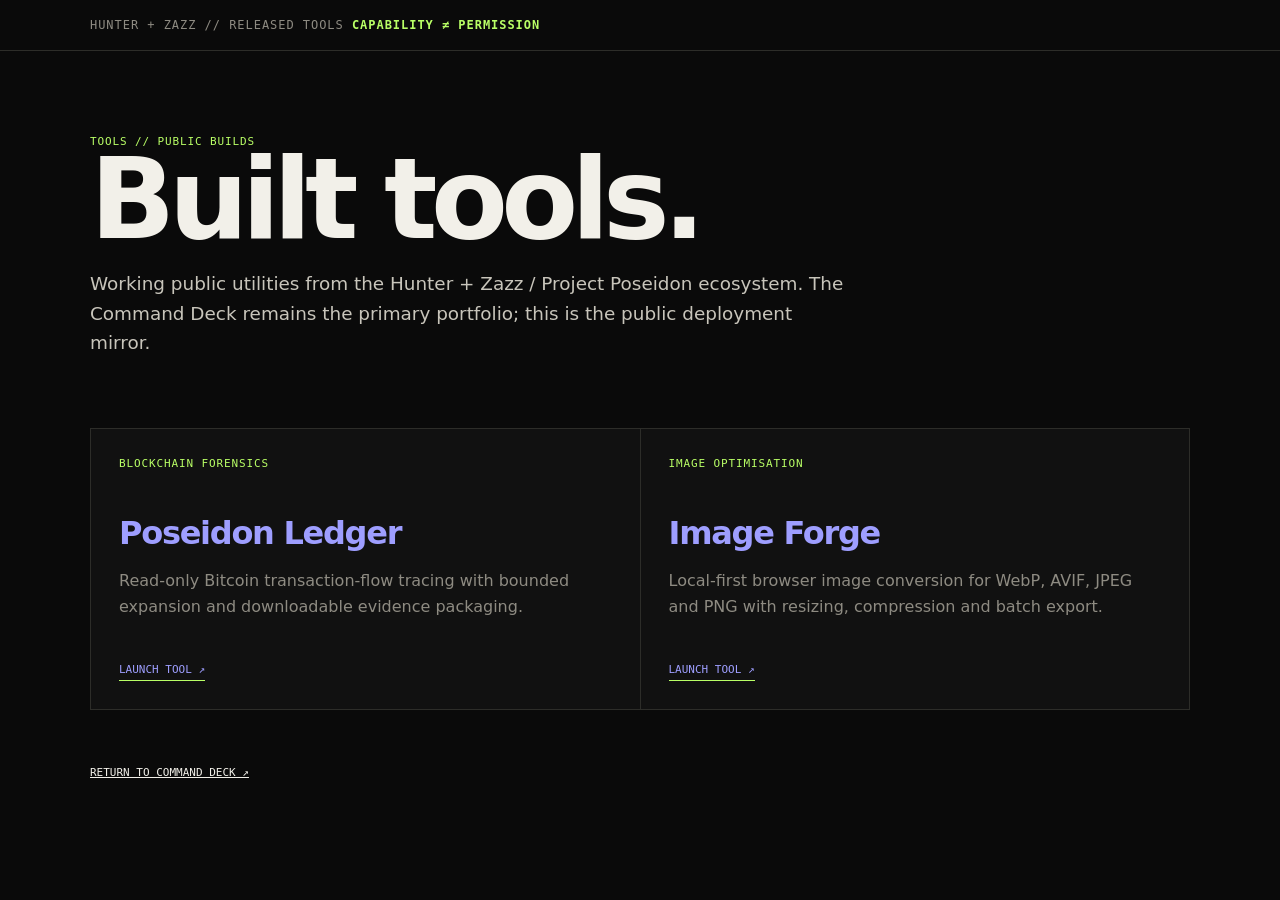
<file: docs/index.html>
<!doctype html>
<html lang="en">
<head>
<meta charset="utf-8">
<meta name="viewport" content="width=device-width,initial-scale=1">
<title>Hunter + Zazz Tools</title>
<meta name="description" content="Released public tools from Hunter + Zazz / Project Poseidon.">
<style>
:root{color-scheme:dark;--bg:#0a0a0a;--panel:#111;--line:#2d2d29;--text:#f2f0e9;--muted:#8e8b82;--signal:#b9ff66;--mono:"IBM Plex Mono",Consolas,monospace}*{box-sizing:border-box}body{margin:0;background:var(--bg);color:var(--text);font-family:Inter,ui-sans-serif,system-ui,sans-serif}.wrap{width:min(1100px,calc(100% - 36px));margin:auto}.top{padding:18px 0;border-bottom:1px solid var(--line);font:12px var(--mono);text-transform:uppercase;letter-spacing:.08em;color:var(--muted)}.top strong{color:var(--signal)}header{padding:84px 0 52px}h1{margin:0;font-size:clamp(3.2rem,9vw,7rem);letter-spacing:-.06em;line-height:.92}.lede{max-width:760px;color:#c8c5bb;font-size:1.15rem;line-height:1.6}.grid{display:grid;grid-template-columns:repeat(2,minmax(0,1fr));border-top:1px solid var(--line);border-left:1px solid var(--line)}.card{display:block;min-height:280px;padding:28px;border-right:1px solid var(--line);border-bottom:1px solid var(--line);text-decoration:none;background:var(--panel)}.card:hover{background:#141414}.tag{font:11px var(--mono);color:var(--signal);letter-spacing:.08em}.card h2{font-size:2rem;margin:44px 0 12px;letter-spacing:-.04em}.card p{color:var(--muted);line-height:1.6}.launch{display:inline-block;margin-top:28px;font:11px var(--mono);text-transform:uppercase;border-bottom:1px solid var(--signal);padding-bottom:4px}footer{padding:56px 0 32px;color:#66635d;font:11px var(--mono);text-transform:uppercase}.home{color:var(--text)}@media(max-width:700px){.grid{grid-template-columns:1fr}header{padding-top:58px}}
</style>
</head>
<body>
<div class="top"><div class="wrap">HUNTER + ZAZZ // RELEASED TOOLS <strong>CAPABILITY ≠ PERMISSION</strong></div></div>
<header class="wrap"><div class="tag">TOOLS // PUBLIC BUILDS</div><h1>Built tools.</h1><p class="lede">Working public utilities from the Hunter + Zazz / Project Poseidon ecosystem. The Command Deck remains the primary portfolio; this is the public deployment mirror.</p></header>
<main class="wrap grid">
<a class="card" href="./poseidon-ledger/"><div class="tag">BLOCKCHAIN FORENSICS</div><h2>Poseidon Ledger</h2><p>Read-only Bitcoin transaction-flow tracing with bounded expansion and downloadable evidence packaging.</p><span class="launch">Launch tool ↗</span></a>
<a class="card" href="./image-forge/"><div class="tag">IMAGE OPTIMISATION</div><h2>Image Forge</h2><p>Local-first browser image conversion for WebP, AVIF, JPEG and PNG with resizing, compression and batch export.</p><span class="launch">Launch tool ↗</span></a>
</main>
<footer class="wrap"><a class="home" href="https://hunter-poseidon-command-deck.prince-zazz.chatgpt.site/">Return to Command Deck ↗</a></footer>
</body>
</html>
</file>
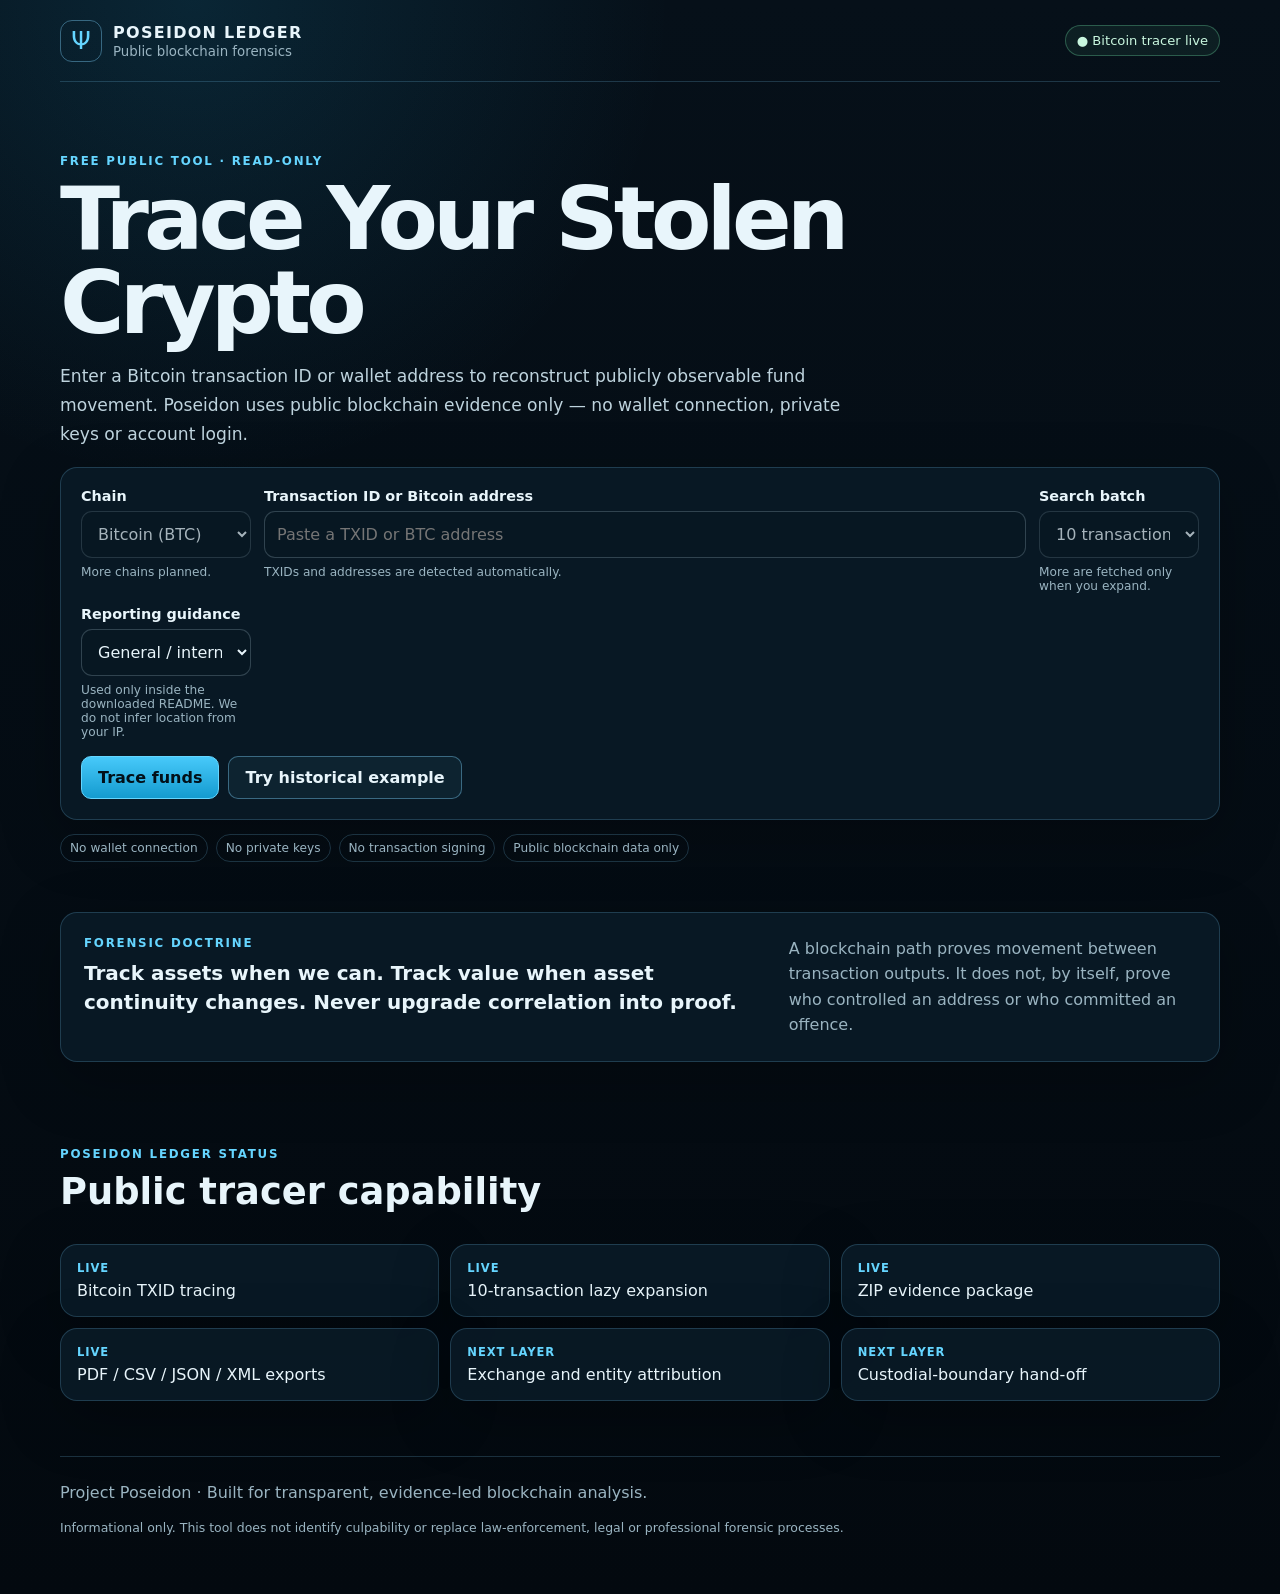
<file: docs/poseidon-ledger/index.html>
<!doctype html>
<html lang="en">
<head>
  <meta charset="utf-8">
  <meta name="viewport" content="width=device-width,initial-scale=1">
  <meta name="description" content="Free public Bitcoin transaction flow tracing from Project Poseidon.">
  <title>Trace Your Stolen Crypto — Poseidon Ledger</title>
  <link rel="stylesheet" href="styles.css">
  <link rel="stylesheet" href="flow.css">
  <script src="app.js" defer></script>
  <script src="flow-render.js" defer></script>
  <script src="evidence-export.js" defer></script>
</head>
<body>
  <div class="shell">
    <header class="topbar">
      <div class="brand"><span class="mark">Ψ</span><span><strong>POSEIDON LEDGER</strong><small>Public blockchain forensics</small></span></div>
      <span class="live">● Bitcoin tracer live</span>
    </header>

    <main>
      <section class="hero">
        <p class="eyebrow">FREE PUBLIC TOOL · READ-ONLY</p>
        <h1>Trace Your Stolen Crypto</h1>
        <p class="lead">Enter a Bitcoin transaction ID or wallet address to reconstruct publicly observable fund movement. Poseidon uses public blockchain evidence only — no wallet connection, private keys or account login.</p>

        <form id="trace-form" class="card form-card" novalidate>
          <div class="fields">
            <label class="field"><span>Chain</span><select disabled><option>Bitcoin (BTC)</option></select><small>More chains planned.</small></label>
            <label class="field query"><span>Transaction ID or Bitcoin address</span><input id="query" autocomplete="off" spellcheck="false" placeholder="Paste a TXID or BTC address" required><small>TXIDs and addresses are detected automatically.</small></label>
            <label class="field"><span>Search batch</span><select disabled><option>10 transactions</option></select><small>More are fetched only when you expand.</small></label>
            <label class="field"><span>Reporting guidance</span><select id="reporting-country"><option value="general">General / international</option><option value="AU">Australia</option></select><small>Used only inside the downloaded README. We do not infer location from your IP.</small></label>
          </div>
          <div class="actions"><button id="trace-button" class="btn primary" type="submit">Trace funds</button><button id="example-button" class="btn secondary" type="button">Try historical example</button></div>
        </form>

        <div class="trust"><span>No wallet connection</span><span>No private keys</span><span>No transaction signing</span><span>Public blockchain data only</span></div>
      </section>

      <section class="card doctrine">
        <div><p class="eyebrow">FORENSIC DOCTRINE</p><p class="quote">Track assets when we can. Track value when asset continuity changes. Never upgrade correlation into proof.</p></div>
        <p class="note">A blockchain path proves movement between transaction outputs. It does not, by itself, prove who controlled an address or who committed an offence.</p>
      </section>

      <section id="notice" class="notice" hidden role="status" aria-live="polite"></section>

      <section id="tx-results" class="results" hidden>
        <div class="results-head">
          <div><p class="eyebrow">POSEIDON TRACE RESULT</p><h2>Follow the money</h2></div>
          <div class="export-actions">
            <button id="download-tx-package" class="btn primary" type="button">Download Evidence Package (.zip)</button>
            <details class="export-more">
              <summary>Individual formats</summary>
              <div class="actions">
                <button id="download-tx-csv" class="btn secondary" type="button">CSV / Google Sheets</button>
                <button id="download-tx" class="btn secondary" type="button">JSON</button>
                <button id="download-tx-xml" class="btn secondary" type="button">XML</button>
              </div>
            </details>
          </div>
        </div>
        <div id="summary" class="summaries"></div>
        <div class="evidence"><span class="badge">PROVEN_ON_CHAIN</span><p>Spent-output links are derived from public Bitcoin transaction and outspend records.</p></div>
        <div class="layout">
          <section class="card panel">
            <div class="panel-head"><div><p class="eyebrow">FLOW</p><h3>Asset trail</h3></div><span id="limit" class="limit"></span></div>
            <div id="tree" class="tree"></div>
            <div class="trace-more"><button id="expand-trace" class="btn secondary" type="button" hidden>Expand search · next 10</button><small id="expand-note" hidden></small></div>
          </section>
          <aside class="card panel side">
            <p class="eyebrow">EVIDENCE NOTES</p><h3>What this means</h3>
            <ul><li><strong>Spent:</strong> the output is publicly linked to a later spending transaction.</li><li><strong>Unspent:</strong> no spending transaction is currently recorded for that output.</li><li><strong>Expand search:</strong> fetches at most ten additional transactions; hidden results are not pre-computed.</li><li><strong>Custodial boundary:</strong> exchange attribution will be shown only with a source and confidence level.</li><li><strong>Evidence package:</strong> ZIP containing README, PDF, CSV, JSON, XML and SHA-256 hashes.</li></ul>
            <p class="small"><strong>Legal-channel rule:</strong> do not identify, confront, contact, hack or independently recover assets from a suspected offender. Preserve evidence and report through the proper authorities.</p>
            <p class="small">The package is built locally in your browser; generating it does not upload the trace to a Poseidon server.</p>
            <p class="small">Provider: mempool.space public REST API. Public rate limits apply.</p>
          </aside>
        </div>
      </section>

      <section id="address-results" class="results" hidden>
        <div class="results-head">
          <div><p class="eyebrow">ADDRESS SNAPSHOT</p><h2>Bitcoin address</h2></div>
          <div class="export-actions">
            <button id="download-address-package" class="btn primary" type="button">Download Evidence Package (.zip)</button>
            <details class="export-more">
              <summary>Individual formats</summary>
              <div class="actions">
                <button id="download-address-csv" class="btn secondary" type="button">CSV / Google Sheets</button>
                <button id="download-address" class="btn secondary" type="button">JSON</button>
                <button id="download-address-xml" class="btn secondary" type="button">XML</button>
              </div>
            </details>
          </div>
        </div>
        <div id="address-summary" class="summaries"></div>
        <div class="layout">
          <section class="card panel"><p class="eyebrow">CURRENT STATE</p><h3>Unspent outputs</h3><div id="utxos" class="list"></div></section>
          <aside class="card panel"><p class="eyebrow">RECENT ACTIVITY</p><h3>Latest transactions</h3><div id="recent" class="list"></div><p class="small">Address mode is a snapshot. Recursive path tracing is performed from a TXID.</p></aside>
        </div>
      </section>

      <section class="roadmap">
        <p class="eyebrow">POSEIDON LEDGER STATUS</p><h2>Public tracer capability</h2>
        <div class="roadmap-grid">
          <article><strong>Live</strong><span>Bitcoin TXID tracing</span></article>
          <article><strong>Live</strong><span>10-transaction lazy expansion</span></article>
          <article><strong>Live</strong><span>ZIP evidence package</span></article>
          <article><strong>Live</strong><span>PDF / CSV / JSON / XML exports</span></article>
          <article><strong>Next layer</strong><span>Exchange and entity attribution</span></article>
          <article><strong>Next layer</strong><span>Custodial-boundary hand-off</span></article>
        </div>
      </section>
    </main>

    <footer><p>Project Poseidon · Built for transparent, evidence-led blockchain analysis.</p><p class="small">Informational only. This tool does not identify culpability or replace law-enforcement, legal or professional forensic processes.</p></footer>
  </div>
</body>
</html>
</file>
<file: docs/poseidon-ledger/styles.css>
:root{color-scheme:dark;--bg:#061019;--deep:#03090f;--panel:#0b1c28;--line:rgba(125,211,252,.2);--line2:rgba(125,211,252,.4);--text:#e8f5fb;--muted:#9ab4c1;--accent:#65d5ff;--good:#71e6ad;--warn:#ffd479;--bad:#ff9b9b}*{box-sizing:border-box}html{scroll-behavior:smooth}body{margin:0;background:radial-gradient(circle at 15% 0%,rgba(34,184,240,.13),transparent 30rem),linear-gradient(180deg,var(--bg),var(--deep));color:var(--text);font-family:Inter,system-ui,-apple-system,BlinkMacSystemFont,"Segoe UI",sans-serif}button,input,select{font:inherit}button{cursor:pointer}.shell{width:min(1160px,calc(100% - 30px));margin:auto}.topbar{min-height:82px;display:flex;align-items:center;justify-content:space-between;border-bottom:1px solid var(--line)}.brand{display:flex;gap:11px;align-items:center}.mark{width:42px;height:42px;display:grid;place-items:center;border:1px solid var(--line2);border-radius:12px;color:var(--accent);font-size:1.55rem}.brand strong,.brand small{display:block}.brand strong{letter-spacing:.08em}.brand small{margin-top:2px;color:var(--muted)}.live{padding:7px 11px;border:1px solid rgba(113,230,173,.3);border-radius:999px;color:#c9f7df;background:rgba(113,230,173,.07);font-size:.82rem}.hero{padding:72px 0 30px}.eyebrow{margin:0 0 9px;color:var(--accent);font-size:.74rem;font-weight:850;letter-spacing:.15em}h1,h2,h3,p{margin-top:0}h1{max-width:850px;margin-bottom:18px;font-size:clamp(2.7rem,8vw,5.5rem);line-height:.95;letter-spacing:-.055em}h2{font-size:clamp(1.55rem,3vw,2.3rem)}.lead{max-width:820px;color:#bed3dd;font-size:1.07rem;line-height:1.7}.card,.notice,.summary,.roadmap article{border:1px solid var(--line);border-radius:17px;background:rgba(10,27,39,.88);box-shadow:0 18px 60px rgba(0,0,0,.25)}.form-card{padding:20px}.fields{display:grid;grid-template-columns:170px minmax(280px,1fr) 160px;gap:13px}.field{display:flex;flex-direction:column;gap:7px}.field>span{font-size:.9rem;font-weight:750}.field small{color:var(--muted);font-size:.76rem}input,select{min-height:47px;width:100%;padding:0 12px;border:1px solid rgba(154,180,193,.28);border-radius:11px;outline:none;background:#071722;color:var(--text)}input:focus,select:focus{border-color:var(--accent);box-shadow:0 0 0 3px rgba(101,213,255,.11)}.actions{display:flex;flex-wrap:wrap;gap:9px;margin-top:17px}.btn{min-height:43px;padding:0 16px;border-radius:10px;font-weight:800}.btn.primary{border:1px solid #64d6ff;background:linear-gradient(180deg,#47c9fa,#149bcf);color:#021019}.btn.secondary{border:1px solid var(--line2);background:rgba(101,213,255,.06);color:var(--text)}.btn:disabled{opacity:.55;cursor:not-allowed}.trust{display:flex;flex-wrap:wrap;gap:8px;margin-top:14px}.trust span{padding:6px 9px;border:1px solid var(--line);border-radius:999px;color:var(--muted);font-size:.76rem}.doctrine{display:grid;grid-template-columns:1.25fr .75fr;gap:26px;margin:20px 0 30px;padding:23px}.doctrine .quote{margin:0;font-size:1.25rem;font-weight:760;line-height:1.45}.doctrine .note{margin:0;color:var(--muted);line-height:1.6}.notice{margin:16px 0;padding:14px 16px}.notice.error{border-color:rgba(255,155,155,.4);color:#ffdada;background:rgba(255,155,155,.07)}.notice.loading{color:#dff6ff}.results{padding:25px 0}.results-head{display:flex;align-items:end;justify-content:space-between;gap:18px;margin-bottom:15px}.results-head h2{margin-bottom:0}.summaries{display:grid;grid-template-columns:repeat(4,minmax(0,1fr));gap:11px;margin-bottom:12px}.summary{padding:15px;min-width:0}.summary span,.summary strong,.summary small{display:block}.summary span{color:var(--muted);font-size:.72rem;text-transform:uppercase;letter-spacing:.09em}.summary strong{margin:6px 0 3px;font-size:1.15rem;overflow-wrap:anywhere}.summary small{color:var(--muted)}.evidence{display:flex;gap:11px;align-items:center;margin:12px 0;padding:12px 14px;border:1px solid rgba(113,230,173,.28);border-radius:12px;background:rgba(113,230,173,.055)}.badge{padding:5px 8px;border-radius:7px;background:rgba(113,230,173,.12);color:var(--good);font-size:.71rem;font-weight:850}.evidence p{margin:0;color:#c5decf}.layout{display:grid;grid-template-columns:minmax(0,1.55fr) minmax(270px,.65fr);gap:12px}.panel{padding:18px}.panel-head{display:flex;justify-content:space-between;align-items:end;gap:12px}.panel-head h3{margin-bottom:0}.limit{color:var(--warn);font-size:.75rem}.tree{margin-top:14px}.tx{margin:10px 0;border:1px solid var(--line);border-radius:12px;background:#061722;overflow:hidden}.tx>summary{display:flex;justify-content:space-between;gap:10px;padding:12px 13px;cursor:pointer;list-style:none}.tx[open]>summary{border-bottom:1px solid var(--line)}.txid{min-width:0}.txid strong,.txid small{display:block}.txid strong{font:700 .82rem ui-monospace,SFMono-Regular,Menlo,monospace;white-space:nowrap;overflow:hidden;text-overflow:ellipsis}.txid small{margin-top:4px;color:var(--muted)}.hop{flex:none;padding:4px 7px;border-radius:999px;background:rgba(101,213,255,.08);color:var(--accent);font-size:.7rem}.outputs{padding:6px 10px 11px}.out{display:grid;grid-template-columns:64px 125px minmax(0,1fr) auto;gap:9px;align-items:center;padding:9px 3px;border-bottom:1px solid rgba(125,211,252,.09)}.out:last-child{border-bottom:0}.idx,.addr{font:400 .75rem ui-monospace,SFMono-Regular,Menlo,monospace;color:var(--muted);overflow-wrap:anywhere}.value{font-weight:760}.state{font-size:.7rem;font-weight:850}.state.spent{color:var(--warn)}.state.unspent{color:var(--good)}.child{margin:0 8px 9px 24px;padding-left:11px;border-left:1px solid var(--line2)}.stop{margin:8px 0;padding:9px 10px;border:1px dashed var(--line);border-radius:9px;color:var(--muted);font-size:.76rem;overflow-wrap:anywhere}.side ul{padding-left:19px;color:#c3d4dc;line-height:1.55}.side li+li{margin-top:7px}.small{color:var(--muted);font-size:.78rem;line-height:1.55}.list{margin-top:12px}.row{padding:11px 0;border-bottom:1px solid rgba(125,211,252,.1)}.row:last-child{border-bottom:0}.row strong,.row span{display:block}.row strong{font:700 .78rem ui-monospace,SFMono-Regular,Menlo,monospace;overflow-wrap:anywhere}.row span{margin-top:4px;color:var(--muted);font-size:.76rem}.roadmap{padding:55px 0}.roadmap-grid{display:grid;grid-template-columns:repeat(3,minmax(0,1fr));gap:11px}.roadmap article{padding:16px}.roadmap article strong,.roadmap article span{display:block}.roadmap article strong{color:var(--accent);font-size:.72rem;letter-spacing:.08em;text-transform:uppercase}.roadmap article span{margin-top:6px}footer{padding:26px 0 45px;border-top:1px solid var(--line);color:var(--muted)}@media(max-width:880px){.fields{grid-template-columns:1fr 1fr}.field.query{grid-column:1/-1;grid-row:1}.doctrine,.layout{grid-template-columns:1fr}.summaries{grid-template-columns:1fr 1fr}.roadmap-grid{grid-template-columns:1fr 1fr}}@media(max-width:600px){.shell{width:min(100% - 18px,1160px)}.live{display:none}.hero{padding-top:45px}.fields{grid-template-columns:1fr}.field.query{grid-column:auto;grid-row:auto}.summaries,.roadmap-grid{grid-template-columns:1fr}.results-head,.panel-head{align-items:flex-start;flex-direction:column}.out{grid-template-columns:52px 1fr auto}.addr{grid-column:1/-1}.child{margin-left:12px}}
</file>
<file: docs/poseidon-ledger/flow.css>
/* Compact forensic paper trail. Keep long traces readable and cheap to render. */
.tree{margin-top:14px}.flow-row{display:grid;grid-template-columns:70px 120px minmax(0,1fr);gap:10px;align-items:start;width:100%;padding:7px 9px;border-left:2px solid var(--line2);background:transparent}.flow-row+.flow-row{margin-top:2px}.flow-row.start{border-left-color:var(--accent);background:rgba(101,213,255,.05)}.flow-row.transaction{border-left-color:rgba(101,213,255,.5)}.flow-row.sent{border-left-color:var(--warn)}.flow-row.unspent,.flow-row.current{border-left-color:var(--good);background:rgba(113,230,173,.025)}.flow-row.pending{border-left-style:dashed;border-left-color:var(--accent);background:rgba(101,213,255,.025)}.flow-row.stop{border-left-style:dashed;border-left-color:var(--muted)}.flow-marker{padding-top:2px;color:var(--accent);font-size:.66rem;font-weight:900;letter-spacing:.11em}.flow-row.sent .flow-marker{color:var(--warn)}.flow-row.unspent .flow-marker,.flow-row.current .flow-marker{color:var(--good)}.flow-value{font-size:.93rem;line-height:1.35;white-space:nowrap}.flow-body{min-width:0}.flow-main{display:block;font:700 .76rem ui-monospace,SFMono-Regular,Menlo,monospace;overflow-wrap:anywhere}.flow-meta{display:block;margin-top:2px;color:var(--muted);font-size:.68rem;line-height:1.4}.flow-arrow{display:flex;min-height:25px;align-items:center;gap:7px;padding-left:31px;color:var(--accent);font-size:.9rem}.flow-arrow small{color:var(--muted);font-size:.64rem;font-weight:800;letter-spacing:.05em}.flow-branches{display:block}.flow-branches.split{margin-left:16px;border-left:1px solid var(--line)}.flow-branch{position:relative;margin:3px 0 3px 14px}.flow-branches.split>.flow-branch::before{content:"";position:absolute;left:-14px;top:18px;width:12px;border-top:1px solid var(--line)}.branch-label{display:block;margin:7px 0 3px;color:var(--muted);font-size:.62rem;font-weight:850;letter-spacing:.1em}.trace-more{display:flex;align-items:center;gap:11px;flex-wrap:wrap;margin-top:14px;padding-top:12px;border-top:1px solid rgba(125,211,252,.12)}.trace-more small{color:var(--muted);font-size:.72rem}.panel:has(.flow-row){overflow:visible}.side{position:sticky;top:12px;align-self:start}@media(max-width:880px){.side{position:static}}@media(max-width:600px){.flow-row{grid-template-columns:58px 88px minmax(0,1fr);gap:7px;padding:6px}.flow-value{font-size:.82rem;white-space:normal}.flow-main{font-size:.7rem}.flow-meta{font-size:.64rem}.flow-branches.split{margin-left:8px}.flow-branch{margin-left:10px}.flow-branches.split>.flow-branch::before{left:-10px;width:8px}.flow-arrow{padding-left:22px}}
</file>
